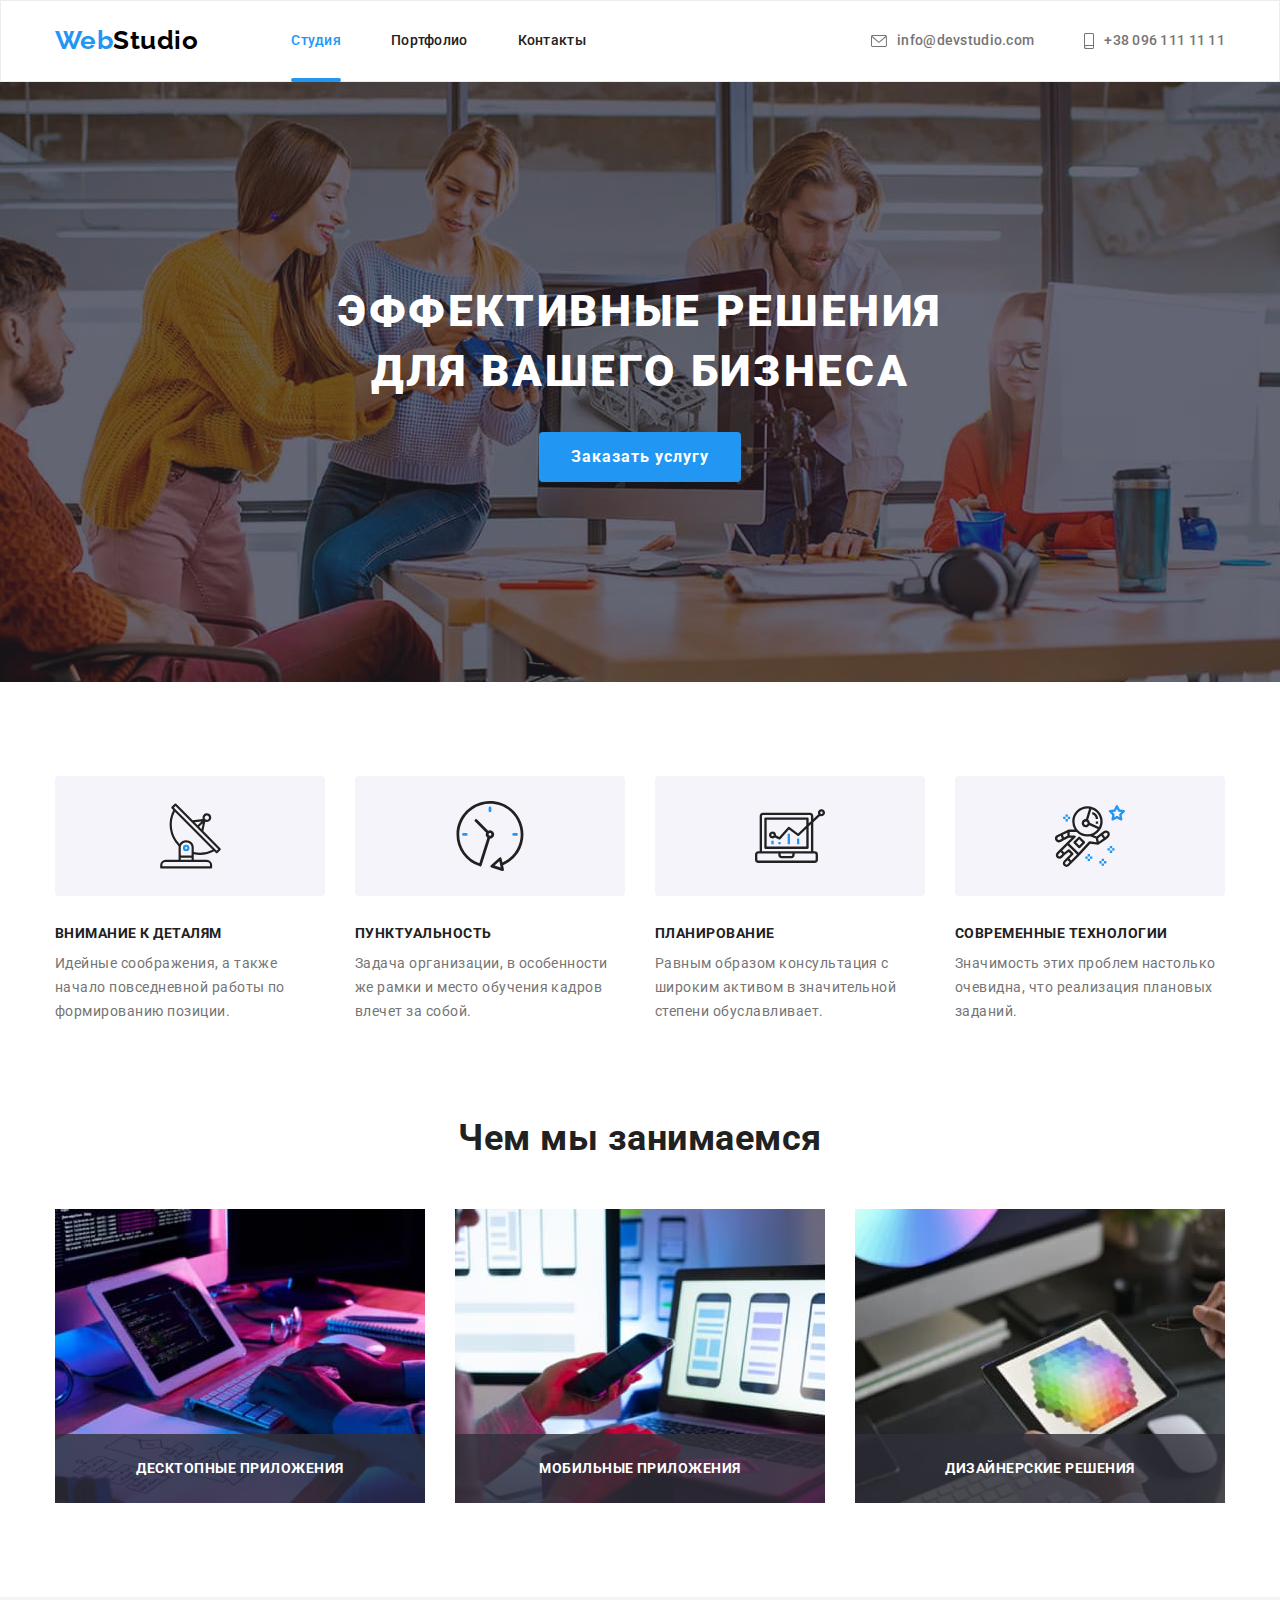
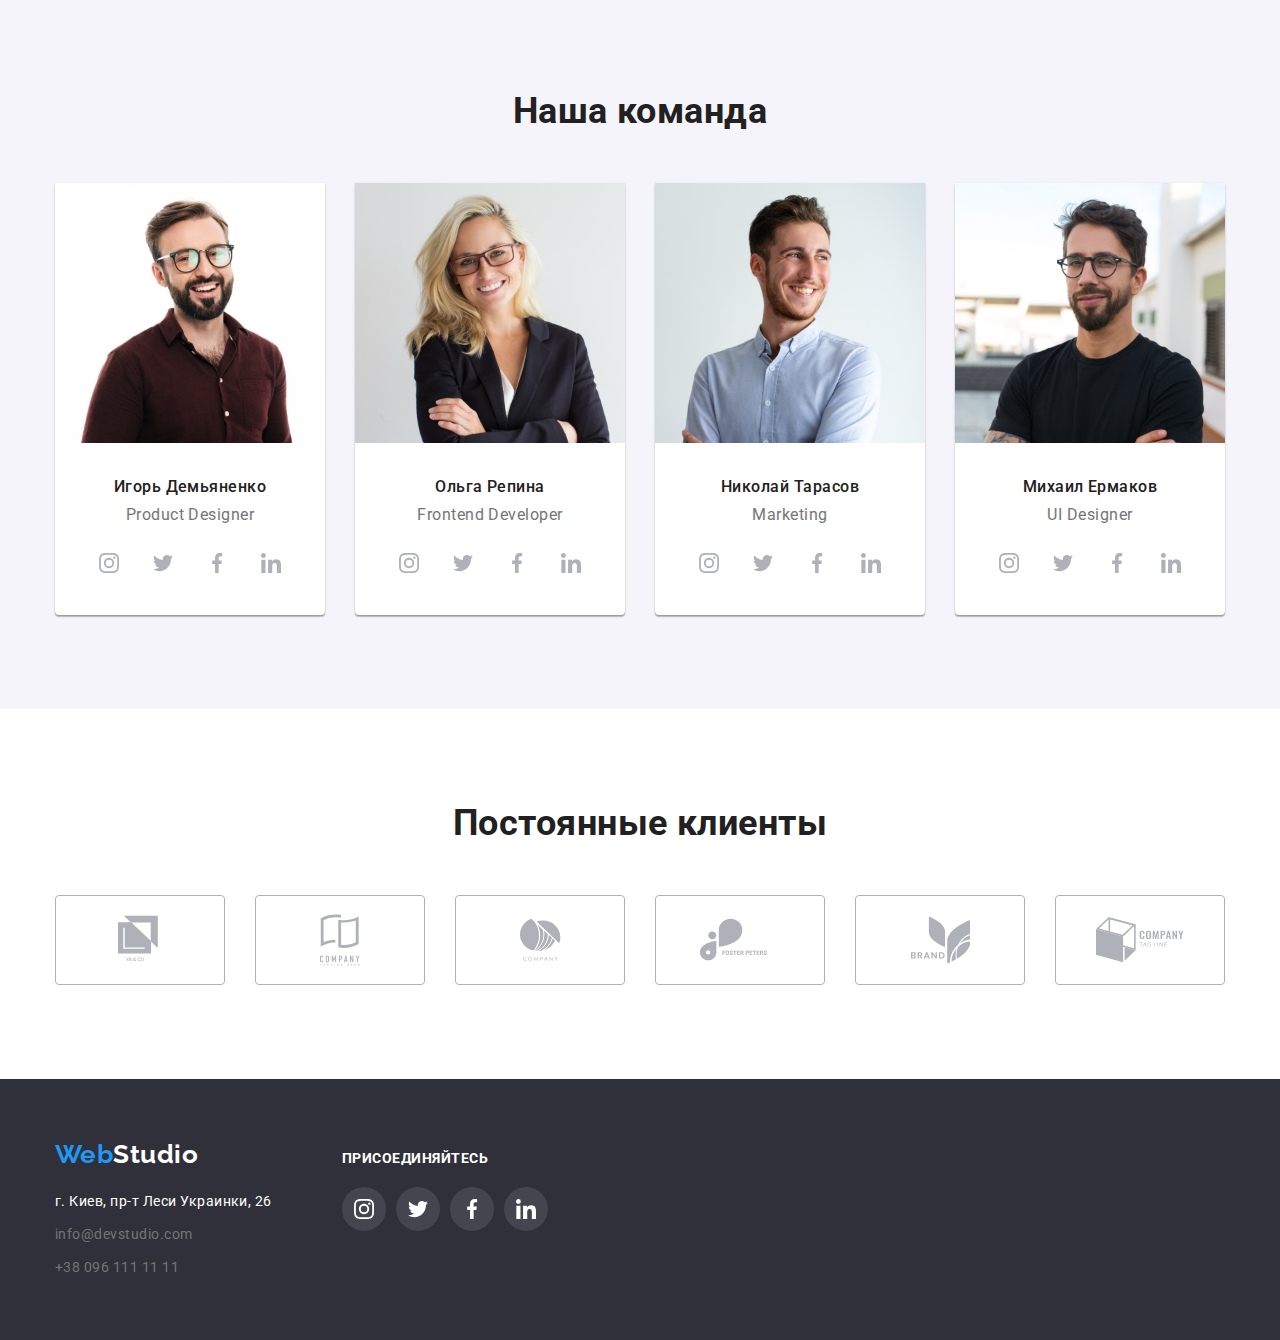
<file: index.html>
<!DOCTYPE html>
<html lang="ru">
  <head>
    <meta charset="UTF-8" />
    <meta name="viewport" content="width=device-width, initial-scale=1.0" />
    <title>Главная</title>
    <link
      rel="stylesheet"
      href="https://cdnjs.cloudflare.com/ajax/libs/modern-normalize/1.0.0/modern-normalize.min.css"
    />
    <link
      href="https://fonts.googleapis.com/css2?family=Raleway:wght@700&family=Roboto:wght@300;400;500;700;900&display=swap"
      rel="stylesheet"
    />
    <link rel="stylesheet" href="css/styles.css" />
    <link rel="stylesheet" href="css/modal.css" />
  </head>
  <body>
    <header class="page-header">
      <div class="container">
        <nav class="page-nav">
          <div class="logo">
            <a class="logo__text" href="./index.html"
              >Web<span class="logo__subtext">Studio</span></a
            >
          </div>

          <ul class="nav">
            <li class="nav__item">
              <a href="./index.html" class="nav__link nav__link--active link">Студия</a>
            </li>
            <li class="nav__item">
              <a href="./portfolio.html" class="nav__link link">Портфолио</a>
            </li>
            <li class="nav__item">
              <a href="#" class="nav__link link">Контакты</a>
            </li>
          </ul>
        </nav>
        <address class="address">
          <ul class="address__list">
            <li class="address__item">
              <a
                href="mailto:info@devstudio.com"
                class="address__email address__link link"
              >
                <svg class="icon address__icon" width="16" height="12">
                  <use href="./images/svg/sprite.svg#icon-mail"></use>
                </svg>
                info@devstudio.com</a
              >
            </li>
            <li class="address__item">
              <a href="tel:+380961111111" class="address__phone address__link link">
                <svg class="icon address__icon" width="10" height="16">
                  <use href="./images/svg/sprite.svg#icon-smartphone"></use>
                </svg>
                +38 096 111 11 11</a
              >
            </li>
          </ul>
        </address>
      </div>
    </header>

    <main class="content">
      <section class="main-block">
        <div class="container">
          <h1 class="main-block__text">Эффективные решения<br />для вашего бизнеса</h1>
          <button class="main-block__button btn btn-primary" data-modal-open>
            Заказать услугу
          </button>
        </div>
      </section>

      <section class="feature-block">
        <div class="container">
          <h2 class="text-hidden">Особенности</h2>

          <ul class="feature-block__list">
            <li class="feature-block__card">
              <div class="feature-block__icon">
                <svg class="icon" width="65" height="70">
                  <use href="./images/svg/sprite.svg#icon-antenna"></use>
                </svg>
              </div>
              <h3 class="feature-block__title">Внимание к деталям</h3>
              <p class="feature-block__text">
                Идейные соображения, а также начало повседневной работы по формированию
                позиции.
              </p>
            </li>

            <li class="feature-block__card">
              <div class="feature-block__icon">
                <svg class="icon" width="70" height="70">
                  <use href="./images/svg/sprite.svg#icon-clock"></use>
                </svg>
              </div>
              <h3 class="feature-block__title">Пунктуальность</h3>
              <p class="feature-block__text">
                Задача организации, в особенности же рамки и место обучения кадров влечет
                за собой.
              </p>
            </li>

            <li class="feature-block__card">
              <div class="feature-block__icon">
                <svg class="icon" width="70" height="70">
                  <use href="./images/svg/sprite.svg#icon-diagram"></use>
                </svg>
              </div>
              <h3 class="feature-block__title">Планирование</h3>
              <p class="feature-block__text">
                Равным образом консультация с широким активом в значительной степени
                обуславливает.
              </p>
            </li>

            <li class="feature-block__card">
              <div class="feature-block__icon">
                <svg class="icon" width="70" height="70">
                  <use href="./images/svg/sprite.svg#icon-astronaut"></use>
                </svg>
              </div>
              <h3 class="feature-block__title">Современные технологии</h3>
              <p class="feature-block__text">
                Значимость этих проблем настолько очевидна, что реализация плановых
                заданий.
              </p>
            </li>
          </ul>
        </div>
      </section>

      <section class="preview">
        <div class="container">
          <h2 class="preview__title block-title">Чем мы занимаемся</h2>
          <ul class="preview__body">
            <li class="preview__box">
              <img
                class="preview__img"
                src="images/box-1.jpg"
                alt="Планшет с клавиатурой"
                width="370"
                height="294"
              />
              <p class="preview__description">Десктопные приложения</p>
            </li>
            <li class="preview__box">
              <img
                class="preview__img"
                src="images/box-2.jpg"
                alt="Ноутбук"
                width="370"
                height="294"
              />
              <p class="preview__description">Мобильные приложения</p>
            </li>
            <li class="preview__box">
              <img
                class="preview__img"
                src="images/box-3.jpg"
                alt="Планшет в руке"
                width="370"
                height="294"
              />
              <p class="preview__description">Дизайнерские решения</p>
            </li>
          </ul>
        </div>
      </section>

      <section class="team">
        <div class="container">
          <h2 class="block-title team__title">Наша команда</h2>

          <ul class="team__body">
            <li class="team__card">
              <img
                src="images/avatar-1.jpg"
                alt="Игорь Демьяненко"
                class="team__img"
                width="270"
              />
              <div class="team__about">
                <h3 class="team__name">Игорь Демьяненко</h3>
                <p class="team__job">Product Designer</p>
              </div>

              <div class="contact">
                <ul class="contact__list">
                  <li class="contact__item">
                    <a href="" class="contact__link">
                      <svg class="icon contact__icon">
                        <use href="./images/svg/sprite.svg#icon-instagram"></use>
                      </svg>
                    </a>
                  </li>
                  <li class="contact__item">
                    <a href="" class="contact__link">
                      <svg class="icon contact__icon">
                        <use href="./images/svg/sprite.svg#icon-twitter"></use>
                      </svg>
                    </a>
                  </li>
                  <li class="contact__item">
                    <a href="" class="contact__link">
                      <svg class="icon contact__icon">
                        <use href="./images/svg/sprite.svg#icon-facebook"></use>
                      </svg>
                    </a>
                  </li>
                  <li class="contact__item">
                    <a href="" class="contact__link">
                      <svg class="icon contact__icon">
                        <use href="./images/svg/sprite.svg#icon-linkedin"></use>
                      </svg>
                    </a>
                  </li>
                </ul>
              </div>
            </li>
            <li class="team__card">
              <img
                src="images/avatar-2.jpg"
                alt="Ольга Репина"
                class="team__img"
                width="270"
              />
              <div class="team__about">
                <h3 class="team__name">Ольга Репина</h3>
                <p class="team__job">Frontend Developer</p>
              </div>
              <div class="contact">
                <ul class="contact__list">
                  <li class="contact__item">
                    <a href="" class="contact__link">
                      <svg class="icon contact__icon">
                        <use href="./images/svg/sprite.svg#icon-instagram"></use>
                      </svg>
                    </a>
                  </li>
                  <li class="contact__item">
                    <a href="" class="contact__link">
                      <svg class="icon contact__icon">
                        <use href="./images/svg/sprite.svg#icon-twitter"></use>
                      </svg>
                    </a>
                  </li>
                  <li class="contact__item">
                    <a href="" class="contact__link">
                      <svg class="icon contact__icon">
                        <use href="./images/svg/sprite.svg#icon-facebook"></use>
                      </svg>
                    </a>
                  </li>
                  <li class="contact__item">
                    <a href="" class="contact__link">
                      <svg class="icon contact__icon">
                        <use href="./images/svg/sprite.svg#icon-linkedin"></use>
                      </svg>
                    </a>
                  </li>
                </ul>
              </div>
            </li>
            <li class="team__card">
              <img
                src="images/avatar-3.jpg"
                alt="Николай Тарасов"
                class="team__img"
                width="270"
              />
              <div class="team__about">
                <h3 class="team__name">Николай Тарасов</h3>
                <p class="team__job">Marketing</p>
              </div>
              <div class="contact">
                <ul class="contact__list">
                  <li class="contact__item">
                    <a href="" class="contact__link">
                      <svg class="icon contact__icon">
                        <use href="./images/svg/sprite.svg#icon-instagram"></use>
                      </svg>
                    </a>
                  </li>
                  <li class="contact__item">
                    <a href="" class="contact__link">
                      <svg class="icon contact__icon">
                        <use href="./images/svg/sprite.svg#icon-twitter"></use>
                      </svg>
                    </a>
                  </li>
                  <li class="contact__item">
                    <a href="" class="contact__link">
                      <svg class="icon contact__icon">
                        <use href="./images/svg/sprite.svg#icon-facebook"></use>
                      </svg>
                    </a>
                  </li>
                  <li class="contact__item">
                    <a href="" class="contact__link">
                      <svg class="icon contact__icon">
                        <use href="./images/svg/sprite.svg#icon-linkedin"></use>
                      </svg>
                    </a>
                  </li>
                </ul>
              </div>
            </li>
            <li class="team__card">
              <img
                src="images/avatar-4.jpg"
                alt="Михаил Ермаков"
                class="team__img"
                width="270"
              />
              <div class="team__about">
                <h3 class="team__name">Михаил Ермаков</h3>
                <p class="team__job">UI Designer</p>
              </div>
              <div class="contact">
                <ul class="contact__list">
                  <li class="contact__item">
                    <a href="" class="contact__link">
                      <svg class="icon contact__icon">
                        <use href="./images/svg/sprite.svg#icon-instagram"></use>
                      </svg>
                    </a>
                  </li>
                  <li class="contact__item">
                    <a href="" class="contact__link">
                      <svg class="icon contact__icon">
                        <use href="./images/svg/sprite.svg#icon-twitter"></use>
                      </svg>
                    </a>
                  </li>
                  <li class="contact__item">
                    <a href="" class="contact__link">
                      <svg class="icon contact__icon">
                        <use href="./images/svg/sprite.svg#icon-facebook"></use>
                      </svg>
                    </a>
                  </li>
                  <li class="contact__item">
                    <a href="" class="contact__link">
                      <svg class="icon contact__icon">
                        <use href="./images/svg/sprite.svg#icon-linkedin"></use>
                      </svg>
                    </a>
                  </li>
                </ul>
              </div>
            </li>
          </ul>
        </div>
      </section>

      <section class="client">
        <div class="container">
          <h2 class="block-title client__title">Постоянные клиенты</h2>
          <ul class="client__list">
            <li class="client__card">
              <a href="" class="client__link">
                <svg class="icon" width="44" height="50">
                  <use href="./images/svg/sprite.svg#icon-logo-1"></use>
                </svg>
              </a>
            </li>

            <li class="client__card">
              <a href="" class="client__link">
                <svg class="icon" width="40" height="52">
                  <use href="./images/svg/sprite.svg#icon-logo-2"></use>
                </svg>
              </a>
            </li>

            <li class="client__card">
              <a href="" class="client__link">
                <svg class="icon" width="41" height="42">
                  <use href="./images/svg/sprite.svg#icon-logo-3"></use>
                </svg>
              </a>
            </li>

            <li class="client__card">
              <a href="" class="client__link">
                <svg class="icon" width="80" height="42">
                  <use href="./images/svg/sprite.svg#icon-logo-4"></use>
                </svg>
              </a>
            </li>

            <li class="client__card">
              <a href="" class="client__link">
                <svg class="icon" width="59" height="47">
                  <use href="./images/svg/sprite.svg#icon-logo-5"></use>
                </svg>
              </a>
            </li>

            <li class="client__card">
              <a href="" class="client__link">
                <svg class="icon" width="88" height="45">
                  <use href="./images/svg/sprite.svg#icon-logo-6"></use>
                </svg>
              </a>
            </li>
          </ul>
        </div>
      </section>
    </main>
    <div class="modal__backdrop modal__backdrop--hidden" data-backdrop>
      <div class="modal__window">
        <button class="modal__btn" data-modal-close>
          <svg class="modal__btn--close" width="18" height="18">
            <use href="./images/svg/sprite.svg#icon-btn-close"></use>
          </svg>
        </button>
      </div>
    </div>

    <footer class="page-footer">
      <div class="container">
        <div class="page-footer__nav">
          <div class="logo">
            <a class="logo__text" href="./index.html"
              >Web<span class="logo__subtext logo__subtext-white">Studio</span></a
            >
          </div>

          <address class="address">
            <ul class="address__list">
              <li class="address__item">
                <a href="" class="address__sity address__link link"
                  >г. Киев, пр-т Леси Украинки, 26</a
                >
              </li>
              <li class="address__item">
                <a
                  href="mailto:info@devstudio.com"
                  class="address__email address__link link"
                  >info@devstudio.com</a
                >
              </li>
              <li class="address__item">
                <a href="tel:+380961111111" class="address__phone address__link link"
                  >+38 096 111 11 11</a
                >
              </li>
            </ul>
          </address>
        </div>
        <div class="footer__join join">
          <h2 class="join__title">Присоединяйтесь</h2>
          <div class="contact">
            <ul class="contact__list">
              <li class="contact__item">
                <a href="" class="contact__link">
                  <svg class="icon contact__icon">
                    <use href="./images/svg/sprite.svg#icon-instagram"></use>
                  </svg>
                </a>
              </li>
              <li class="contact__item">
                <a href="" class="contact__link">
                  <svg class="icon contact__icon">
                    <use href="./images/svg/sprite.svg#icon-twitter"></use>
                  </svg>
                </a>
              </li>
              <li class="contact__item">
                <a href="" class="contact__link">
                  <svg class="icon contact__icon">
                    <use href="./images/svg/sprite.svg#icon-facebook"></use>
                  </svg>
                </a>
              </li>
              <li class="contact__item">
                <a href="" class="contact__link">
                  <svg class="icon contact__icon">
                    <use href="./images/svg/sprite.svg#icon-linkedin"></use>
                  </svg>
                </a>
              </li>
            </ul>
          </div>
        </div>
      </div>
    </footer>
    <script src="./js/modal.js"></script>
  </body>
</html>
</file>
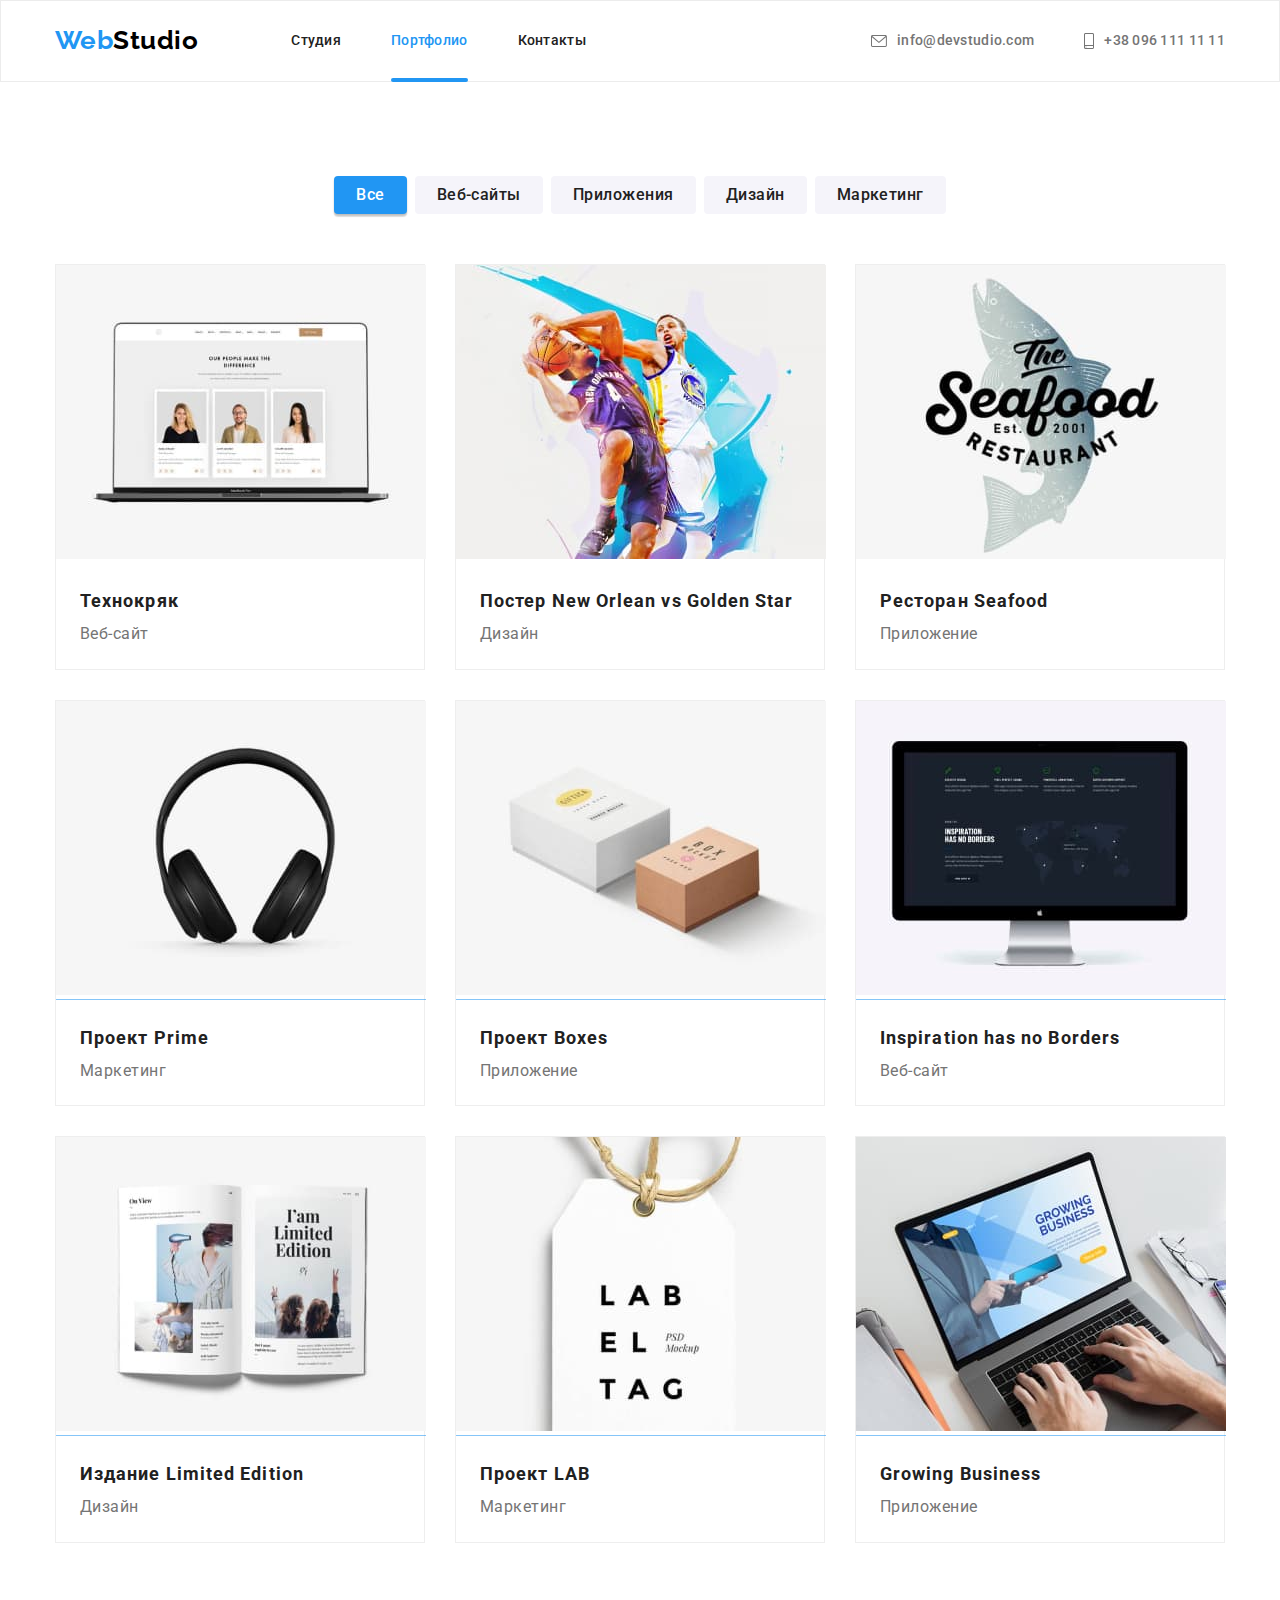
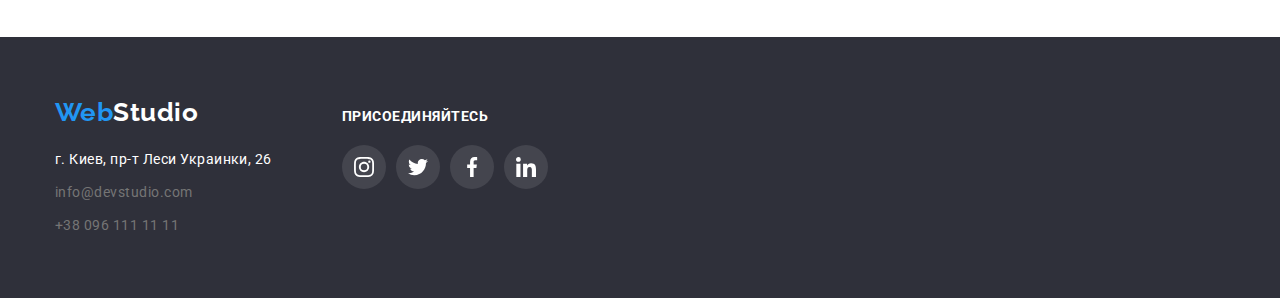
<file: portfolio.html>
<!DOCTYPE html>
<html lang="ru">
  <head>
    <meta charset="UTF-8" />
    <meta name="viewport" content="width=device-width, initial-scale=1.0" />
    <title>Портфолио</title>
    <link
      rel="stylesheet"
      href="https://cdnjs.cloudflare.com/ajax/libs/modern-normalize/1.0.0/modern-normalize.min.css"
    />
    <link
      href="https://fonts.googleapis.com/css2?family=Raleway:wght@700&family=Roboto:wght@300;400;500;700;900&display=swap"
      rel="stylesheet"
    />
    <link rel="stylesheet" href="css/styles.css" />
  </head>

  <body class="portfolio">
    <header class="page-header">
      <div class="container">
        <nav class="page-nav">
          <div class="logo">
            <a class="logo__text" href="./index.html"
              >Web<span class="logo__subtext">Studio</span></a
            >
          </div>

          <ul class="nav">
            <li class="nav__item">
              <a href="./index.html" class="nav__link link">Студия</a>
            </li>
            <li class="nav__item">
              <a href="./portfolio.html" class="nav__link nav__link--active link"
                >Портфолио</a
              >
            </li>
            <li class="nav__item">
              <a href="#" class="nav__link link">Контакты</a>
            </li>
          </ul>
        </nav>
        <address class="address">
          <ul class="address__list">
            <li class="address__item">
              <a
                href="mailto:info@devstudio.com"
                class="address__email address__link link"
              >
                <svg class="icon address__icon" width="16" height="12">
                  <use href="./images/svg/sprite.svg#icon-mail"></use>
                </svg>
                info@devstudio.com</a
              >
            </li>
            <li class="address__item">
              <a href="tel:+380961111111" class="address__phone address__link link">
                <svg class="icon address__icon" width="10" height="16">
                  <use href="./images/svg/sprite.svg#icon-smartphone"></use>
                </svg>
                +38 096 111 11 11</a
              >
            </li>
          </ul>
        </address>
      </div>
    </header>

    <main class="content">
      <section class="projects">
        <div class="container">
          <h1 class="text-hidden">Портфолио</h1>
          <ul class="filter">
            <li class="filter__item">
              <button class="filter__button filter__button--active">Все</button>
            </li>
            <li class="filter__item">
              <button class="filter__button">Веб-сайты</button>
            </li>
            <li class="filter__item">
              <button class="filter__button">Приложения</button>
            </li>
            <li class="filter__item">
              <button class="filter__button">Дизайн</button>
            </li>
            <li class="filter__item">
              <button class="filter__button">Маркетинг</button>
            </li>
          </ul>
          <ul class="projects__list">
            <li class="projects__card">
              <a href="" class="projects__body">
                <div class="projects__overlay">
                  <img
                    src="images/portfolio/portfolio-1.jpg"
                    alt="Ноутбук с открытым сайтом"
                    class="projects__img"
                    width="370"
                    height="294"
                  />
                  <p class="projects__text">
                    Технокряк это современная площадка распространения коронавируса.
                    Компании используют эту платформу для цифрового шпионажа и атак на
                    защищённые сервера конкурентов.
                  </p>
                </div>

                <div class="projects__content">
                  <h2 class="projects__title">Технокряк</h2>
                  <p class="projects__description">Веб-сайт</p>
                </div>
              </a>
            </li>
            <li class="projects__card">
              <a href="" class="projects__body">
                <div class="projects__overlay">
                  <img
                    src="images/portfolio/portfolio-2.jpg"
                    alt="Два человека играют в баскетбол"
                    class="projects__img"
                    width="370"
                    height="294"
                  />
                  <p class="projects__text">
                    Технокряк это современная площадка распространения коронавируса.
                    Компании используют эту платформу для цифрового шпионажа и атак на
                    защищённые сервера конкурентов.
                  </p>
                </div>
                <div class="projects__content">
                  <h2 class="projects__title">Постер New Orlean vs Golden Star</h2>
                  <p class="projects__description">Дизайн</p>
                </div>
              </a>
            </li>
            <li class="projects__card">
              <a href="" class="projects__body">
                <div class="projects__overlay">
                  <img
                    src="images/portfolio/portfolio-3.jpg"
                    alt="Логотип ресторана"
                    class="projects__img"
                    width="370"
                    height="294"
                  />
                  <p class="projects__text">
                    Технокряк это современная площадка распространения коронавируса.
                    Компании используют эту платформу для цифрового шпионажа и атак на
                    защищённые сервера конкурентов.
                  </p>
                </div>
                <div class="projects__content">
                  <h2 class="projects__title">Ресторан Seafood</h2>
                  <p class="projects__description">Приложение</p>
                </div>
              </a>
            </li>
            <li class="projects__card">
              <a href="" class="projects__body">
                <div class="projects__overlay">
                  <img
                    src="images/portfolio/portfolio-4.jpg"
                    alt="Наушники"
                    class="projects__img"
                    width="370"
                    height="294"
                  />
                  <p class="projects__text">
                    Технокряк это современная площадка распространения коронавируса.
                    Компании используют эту платформу для цифрового шпионажа и атак на
                    защищённые сервера конкурентов.
                  </p>
                </div>
                <div class="projects__content">
                  <h2 class="projects__title">Проект Prime</h2>
                  <p class="projects__description">Маркетинг</p>
                </div>
              </a>
            </li>
            <li class="projects__card">
              <a href="" class="projects__body">
                <div class="projects__overlay">
                  <img
                    src="images/portfolio/portfolio-5.jpg"
                    alt="Две коробки"
                    class="projects__img"
                    width="370"
                    height="294"
                  />
                  <p class="projects__text">
                    Технокряк это современная площадка распространения коронавируса.
                    Компании используют эту платформу для цифрового шпионажа и атак на
                    защищённые сервера конкурентов.
                  </p>
                </div>
                <div class="projects__content">
                  <h2 class="projects__title">Проект Boxes</h2>
                  <p class="projects__description">Приложение</p>
                </div>
              </a>
            </li>
            <li class="projects__card">
              <a href="" class="projects__body">
                <div class="projects__overlay">
                  <img
                    src="images/portfolio/portfolio-6.jpg"
                    alt="Монитор на котором изображен сайт"
                    class="projects__img"
                    width="370"
                    height="294"
                  />
                  <p class="projects__text">
                    Технокряк это современная площадка распространения коронавируса.
                    Компании используют эту платформу для цифрового шпионажа и атак на
                    защищённые сервера конкурентов.
                  </p>
                </div>
                <div class="projects__content">
                  <h2 class="projects__title">Inspiration has no Borders</h2>
                  <p class="projects__description">Веб-сайт</p>
                </div>
              </a>
            </li>
            <li class="projects__card">
              <a href="" class="projects__body">
                <div class="projects__overlay">
                  <img
                    src="images/portfolio/portfolio-7.jpg"
                    alt="Книга в открытом виде"
                    class="projects__img"
                    width="370"
                    height="294"
                  />
                  <p class="projects__text">
                    Технокряк это современная площадка распространения коронавируса.
                    Компании используют эту платформу для цифрового шпионажа и атак на
                    защищённые сервера конкурентов.
                  </p>
                </div>
                <div class="projects__content">
                  <h2 class="projects__title">Издание Limited Edition</h2>
                  <p class="projects__description">Дизайн</p>
                </div>
              </a>
            </li>
            <li class="projects__card">
              <a href="" class="projects__body">
                <div class="projects__overlay">
                  <img
                    src="images/portfolio/portfolio-8.jpg"
                    alt="Логотип в виде бирки"
                    class="projects__img"
                    width="370"
                    height="294"
                  />
                  <p class="projects__text">
                    Технокряк это современная площадка распространения коронавируса.
                    Компании используют эту платформу для цифрового шпионажа и атак на
                    защищённые сервера конкурентов.
                  </p>
                </div>
                <div class="projects__content">
                  <h2 class="projects__title">Проект LAB</h2>
                  <p class="projects__description">Маркетинг</p>
                </div>
              </a>
            </li>
            <li class="projects__card">
              <a href="" class="projects__body">
                <div class="projects__overlay">
                  <img
                    src="images/portfolio/portfolio-9.jpg"
                    alt="Человек работает за ноутбуком"
                    class="projects__img"
                    width="370"
                    height="294"
                  />
                  <p class="projects__text">
                    Технокряк это современная площадка распространения коронавируса.
                    Компании используют эту платформу для цифрового шпионажа и атак на
                    защищённые сервера конкурентов.
                  </p>
                </div>
                <div class="projects__content">
                  <h2 class="projects__title">Growing Business</h2>
                  <p class="projects__description">Приложение</p>
                </div>
              </a>
            </li>
          </ul>
        </div>
      </section>
    </main>
    <footer class="page-footer">
      <div class="container">
        <div class="page-footer__nav">
          <div class="logo">
            <a class="logo__text" href="./index.html"
              >Web<span class="logo__subtext logo__subtext-white">Studio</span></a
            >
          </div>

          <address class="address">
            <ul class="address__list">
              <li class="address__item">
                <a href="" class="address__sity address__link link"
                  >г. Киев, пр-т Леси Украинки, 26</a
                >
              </li>
              <li class="address__item">
                <a
                  href="mailto:info@devstudio.com"
                  class="address__email address__link link"
                  >info@devstudio.com</a
                >
              </li>
              <li class="address__item">
                <a href="tel:+380961111111" class="address__phone address__link link"
                  >+38 096 111 11 11</a
                >
              </li>
            </ul>
          </address>
        </div>
        <div class="footer__join join">
          <h2 class="join__title">Присоединяйтесь</h2>
          <div class="contact">
            <ul class="contact__list">
              <li class="contact__item">
                <a href="" class="contact__link">
                  <svg class="icon contact__icon">
                    <use href="./images/svg/sprite.svg#icon-instagram"></use>
                  </svg>
                </a>
              </li>
              <li class="contact__item">
                <a href="" class="contact__link">
                  <svg class="icon contact__icon">
                    <use href="./images/svg/sprite.svg#icon-twitter"></use>
                  </svg>
                </a>
              </li>
              <li class="contact__item">
                <a href="" class="contact__link">
                  <svg class="icon contact__icon">
                    <use href="./images/svg/sprite.svg#icon-facebook"></use>
                  </svg>
                </a>
              </li>
              <li class="contact__item">
                <a href="" class="contact__link">
                  <svg class="icon contact__icon">
                    <use href="./images/svg/sprite.svg#icon-linkedin"></use>
                  </svg>
                </a>
              </li>
            </ul>
          </div>
        </div>
      </div>
    </footer>
  </body>
</html>
</file>
<file: css/styles.css>
a {
  text-decoration: none;
}
ul,
li {
  list-style-type: none;
  margin: 0;
  padding: 0;
}
address {
  font-style: inherit;
}
h1,
h2,
h3,
p {
  margin: 0;
}

:root {
  --main-text-color: #212121;
  --secondary-text-color: #757575;
  --accent-color: #2196f3;

  --white-color: #ffffff;
  --gray-color: #f5f4fa;
  --black-color: #000000;
  --icon-color: #afb1b8;

  --main-block-background: #c4c4c4;

  --footer-background-color: #2f303a;

  --animation: cubic-bezier(0.4, 0, 0.2, 1);
}

body {
  color: var(--main-text-color);
  background-color: var(--white-color);

  font-weight: 500;
  font-size: 16px;
  font-family: 'Roboto', sans-serif;
  font-style: normal;
  letter-spacing: 0.03em;
}
.container {
  max-width: 1200px; /* 1170px + padding 30px*/
  margin: 0 auto;
  padding: 0 15px;
}
/* Скрыть текст */
.text-hidden {
  position: absolute;

  text-indent: 100%;
  white-space: nowrap;
  overflow: hidden;
}
/* Header */
.page-header {
  /* height: 80px; */
  border: 1px solid #ececec;
}
.page-header > .container {
  display: flex;
  align-items: center;
}

.page-nav {
  display: flex;
  align-items: center;
}
/* Логотип */
.page-header .logo {
  margin-right: 93px;
}
.logo__text {
  color: var(--accent-color);

  font-family: 'Raleway', sans-serif;
  font-size: 26px;
  font-weight: 700;
  line-height: 1.2;
}
.logo__subtext {
  color: var(--black-color);
}

/* Главная навигация */
.nav {
  display: flex;
}
.nav__item + .nav__item {
  margin-left: 50px;
}
.nav__link {
  color: var(--main-text-color);

  font-weight: 500;
  font-size: 14px;
  line-height: 1.14;
  letter-spacing: 0.02em;
}
.nav__item {
  position: relative;
  padding: 32px 0;
}
.nav__link--active::after {
  content: '';
  width: 100%;
  height: 4px;
  position: absolute;
  bottom: -1px;
  left: 0;
  background-color: var(--accent-color);
  border-radius: 2px;
}
.nav__link--active,
.link:hover,
.link:focus {
  color: var(--accent-color);
}
.link {
  display: flex;
  align-items: center;
  transition: color 250ms var(--animation);
}
.address {
  margin-left: auto;
}

.page-header .address__list {
  display: flex;
  align-items: center;

  font-size: 14px;
  line-height: 1.14;
  letter-spacing: 0.02em;
}

.address__link {
  color: var(--secondary-text-color);
}
.page-header .address__item + .address__item {
  margin-left: 50px;
}

/* main block */
.main-block {
  max-width: 1600px;
  min-height: 600px;

  padding: 50px 0px;
  margin: 0 auto;
  display: flex;
  align-items: center;
  text-align: center;

  background-color: var(--main-block-background);
  background-image: linear-gradient(
      to right,
      rgba(47, 48, 58, 0.4),
      rgba(47, 48, 58, 0.4)
    ),
    url('../images/bg-img.jpg');
  /* background-image: linear-gradient(
      to right,
      var(--main-block-gradient),
      var(--main-block-gradient)
    ),
    url('../images/bg-img.jpg'); */
  /* Валидатор ругается на использование перменных внутри linear-gradient 😢 
  По этому и записал цвет градиента без переменных*/
  background-repeat: no-repeat;
  background-size: cover;
  background-position: center center;
}
.main-block__text {
  color: var(--white-color);
  font-weight: 900;
  font-size: 44px;
  line-height: 1.36;
  text-align: center;
  letter-spacing: 0.06em;
  text-transform: uppercase;
  transition: background-color 250ms var(--animation), box-shadow 250ms var(--animation);
}
.main-block__button {
  padding: 10px 32px;
  margin-top: 30px;
}
.main-block__button:hover,
.main-block__button:focus {
  background-color: #188ce8;
  box-shadow: 0px 4px 4px rgba(0, 0, 0, 0.15);
}
.btn {
  color: var(--white-color);
  font-weight: 700;
  line-height: 1.9;
  letter-spacing: 0.06em;

  cursor: pointer;

  border: none;
  border-radius: 4px;
}
.btn-primary {
  background-color: var(--accent-color);
}

/* feature block */
.feature-block {
  padding: 94px 0px;
}
.feature-block__list {
  display: flex;
}

.feature-block__icon {
  display: flex;
  justify-content: center;
  align-items: center;

  width: 270px;
  height: 120px;
  margin-bottom: 30px;

  background-color: var(--gray-color);
  border-radius: 4px;
}
/* .feature-block__icon--antenna {
  width: 65px;
  height: 70px;
} */

.feature-block__card + .feature-block__card {
  margin-left: 30px;
}
.feature-block__title {
  margin-bottom: 10px;

  font-weight: 700;
  font-size: 14px;
  line-height: 1.14;
  text-transform: uppercase;
}
.feature-block__text {
  color: var(--secondary-text-color);

  font-size: 14px;
  line-height: 1.71;
  font-weight: 400;
}

/* Style for block-title */
.block-title {
  font-weight: 700;
  font-size: 36px;
  line-height: 1.16;
  text-align: center;
}

/* Preview block */
.preview {
  padding-bottom: 94px;
}
.preview__title {
  margin-bottom: 50px;
}
.preview__body {
  display: flex;
}
.preview__box {
  position: relative;
  display: inline-flex;
}
.preview__box + .preview__box {
  margin-left: 30px;
}
.preview__description {
  position: absolute;
  width: 100%;
  padding: 27px 0;
  bottom: 0;
  left: 0;
  text-align: center;

  background-color: rgba(47, 48, 58, 0.8);
  color: var(--white-color);

  font-weight: 700;
  font-size: 14px;
  line-height: 1.14;
  text-transform: uppercase;
}

/* team-block */
.team {
  background-color: var(--gray-color);
  padding: 94px 0;
}
.team__title {
  margin-bottom: 50px;
}
.team__body {
  display: flex;
}
.team__card + .team__card {
  margin-left: 30px;
}
.team__card {
  text-align: center;
  background-color: var(--white-color);
  box-shadow: 0px 1px 3px rgba(0, 0, 0, 0.12), 0px 1px 1px rgba(0, 0, 0, 0.14),
    0px 2px 1px rgba(0, 0, 0, 0.2);
  border-radius: 0px 0px 4px 4px;
}

.team__about {
  padding-top: 30px;
  text-align: center;
}
.team__name {
  margin-bottom: 10px;

  font-weight: 500;
  font-size: 16px;
  line-height: 1.18;
  text-align: center;
}
.team__job {
  color: #757575;
  font-weight: 400;
  font-size: 16px;
  line-height: 1.18;
}
/* Contact  */
.contact {
  display: flex;
  align-items: center;
  justify-content: center;
}
.team .contact {
  padding-top: 16px;
  padding-bottom: 30px;
}
.contact__list {
  display: flex;
}
.contact__item + .contact__item {
  margin-left: 10px;
}
.contact__link {
  display: flex;
  align-items: center;
  justify-content: center;

  width: 44px;
  height: 44px;

  color: var(--icon-color);
  border-radius: 50%;
  background-color: transparent;
  outline: none;

  transition: color 250ms var(--animation), background-color 250ms var(--animation);
}
.contact__link:hover,
.contact__link:focus {
  background-color: var(--accent-color);
  color: var(--white-color);
}
.contact__icon {
  width: 20px;
  height: 20px;
}

/* Clients block */
.client {
  padding: 94px 0;
}
.client__title {
  margin-bottom: 50px;
}
.client__list {
  display: flex;
}
.client__link {
  display: flex;
  justify-content: center;
  align-items: center;
  width: 170px;
  height: 90px;
  border: 1px solid var(--icon-color);
  border-radius: 4px;
  color: var(--icon-color);
  transition: color 250ms var(--animation), border 250ms var(--animation);
}
.client__card + .client__card {
  margin-left: 30px;
}
.client__link:hover,
.client__link:focus {
  border: 1px solid var(--accent-color);
  color: var(--accent-color);
}

/* page-footer */
.page-footer {
  background-color: var(--footer-background-color);
  padding: 60px 0;
}
.page-footer .logo {
  margin-bottom: 20px;
}
.logo__subtext-white {
  color: var(--white-color);
}
.page-footer .address__list {
  font-weight: 400;
  font-size: 14px;
  line-height: 1.71;
}
.page-footer .address__item + .address__item {
  margin-top: 9px;
}
.address__sity {
  color: var(--white-color);
}

.page-footer > .container {
  display: flex;
}
/* Join block in footer */
.join {
  margin-left: 70px;
  margin-top: 12px;
}
.join__title {
  font-size: 14px;
  line-height: 1.14;
  text-transform: uppercase;
  color: var(--white-color);
  margin-bottom: 20px;
}
.join .contact__item {
  background: rgba(255, 255, 255, 0.1);
  border-radius: 50%;
}
.join .contact__link {
  color: var(--white-color);
}

/* ============ Portfolio.html ============*/

.portfolio .page-header {
  border-bottom: 1px solid #ececec;
}

.projects {
  padding: 94px 0;
}

.filter {
  display: flex;
  justify-content: center;
  margin-bottom: 50px;
}
.filter__item + .filter__item {
  margin-left: 8px;
}
.filter__button {
  background: var(--gray-color);
  color: var(--main-text-color);
  border: none;

  font-weight: 500;
  letter-spacing: 0.03em;
  padding: 6px 22px;
  line-height: 1.62;
  border-radius: 4px;

  cursor: pointer;
  box-shadow: none;
  transition: color 250ms var(--animation), background 250ms var(--animation),
    box-shadow 250ms var(--animation);
}

.filter__button--active,
.filter__button:hover,
.filter__button:focus {
  background: var(--accent-color);
  color: var(--white-color);
  box-shadow: 0px 3px 1px rgba(0, 0, 0, 0.1), 0px 1px 2px rgba(0, 0, 0, 0.08),
    0px 2px 2px rgba(0, 0, 0, 0.12);
}
.projects__list {
  display: flex;
  flex-wrap: wrap;
}
.projects__body {
  display: block;
  width: 370px;
}

.projects__card {
  background: var(--white-color);
  border: 1px solid #eeeeee;
  width: calc((100% - 60px) / 3);
  cursor: pointer;
  box-shadow: none;

  transition: box-shadow 250ms var(--animation);
}
.projects__body:hover,
.projects__body:focus {
  box-shadow: 0px 1px 1px rgba(0, 0, 0, 0.12), 0px 4px 4px rgba(0, 0, 0, 0.06),
    1px 4px 6px rgba(0, 0, 0, 0.16);
}
.projects__body:hover .projects__text,
.projects__body:focus .projects__text {
  transform: translateY(0);
}
.projects__card:not(:nth-child(3n)) {
  margin-right: 30px;
}
.projects__card:not(:nth-last-child(-n + 3)) {
  margin-bottom: 30px;
}

.projects__overlay {
  position: relative;
  overflow: hidden;
}
.projects__text {
  position: absolute;
  width: 100%;
  height: 100%;
  top: 0;
  left: 0;

  display: flex;
  justify-content: center;
  align-items: center;
  padding: 0 24px;

  font-weight: 400;
  font-size: 18px;
  line-height: 1.56;
  color: var(--white-color);

  background-color: rgba(33, 150, 243, 0.9);

  transform: translateY(100%);
  transition: transform 250ms var(--animation);
}

.projects__content {
  padding: 20px 24px;
}
.projects__title {
  font-weight: 700;
  font-size: 18px;
  line-height: 2;
  letter-spacing: 0.06em;

  color: var(--main-text-color);
}
.projects__description {
  font-weight: 400;
  line-height: 1.87;

  color: var(--secondary-text-color);
}
/* SVG SPRITE */
.icon {
  fill: currentColor;
  height: 100%;
}

.address__icon {
  margin-right: 10px;
}
</file>
<file: css/modal.css>
.modal__backdrop {
  position: fixed;
  top: 0;
  left: 0;
  width: 100%;
  height: 100%;
  background-color: rgba(0, 0, 0, 0.2);
  opacity: 1;
  transform: translateY(0);

  transition: opacity 250ms cubic-bezier(0.4, 0, 0.2, 1),
    transform 250ms cubic-bezier(0.4, 0, 0.2, 1);
}

.modal__backdrop--hidden {
  opacity: 0;
  pointer-events: none;
  transform: translateY(-100%);
}

.modal__backdrop--hidden .modal__window {
  transform: translate(-50%, -150%) scale(0.7);
}

.modal__window {
  position: absolute;
  top: 50%;
  left: 50%;

  min-width: 528px;
  min-height: 581px;
  padding: 40px;

  background-color: var(--white-color);
  border-radius: 4px;
  box-shadow: 0px 1px 3px rgba(0, 0, 0, 0.12), 0px 1px 1px rgba(0, 0, 0, 0.14),
    0px 2px 1px rgba(0, 0, 0, 0.2);

  transform: translate(-50%, -50%) scale(1);

  transition: transform 250ms cubic-bezier(0.4, 0, 0.2, 1) 50ms;
}
.modal__btn {
  display: flex;
  align-items: center;
  justify-content: center;

  position: absolute;
  width: 30px;
  height: 30px;
  right: 8px;
  top: 8px;

  border: 1px solid rgba(0, 0, 0, 0.1);
  background-color: var(--white-color);
  border-radius: 50%;
  cursor: pointer;

  transition: color 250ms var(--animation);
}

.modal__btn--close {
  fill: currentColor;
}

.modal__btn:hover,
.modal__btnn:focus {
  color: var(--accent-color);
}
</file>
